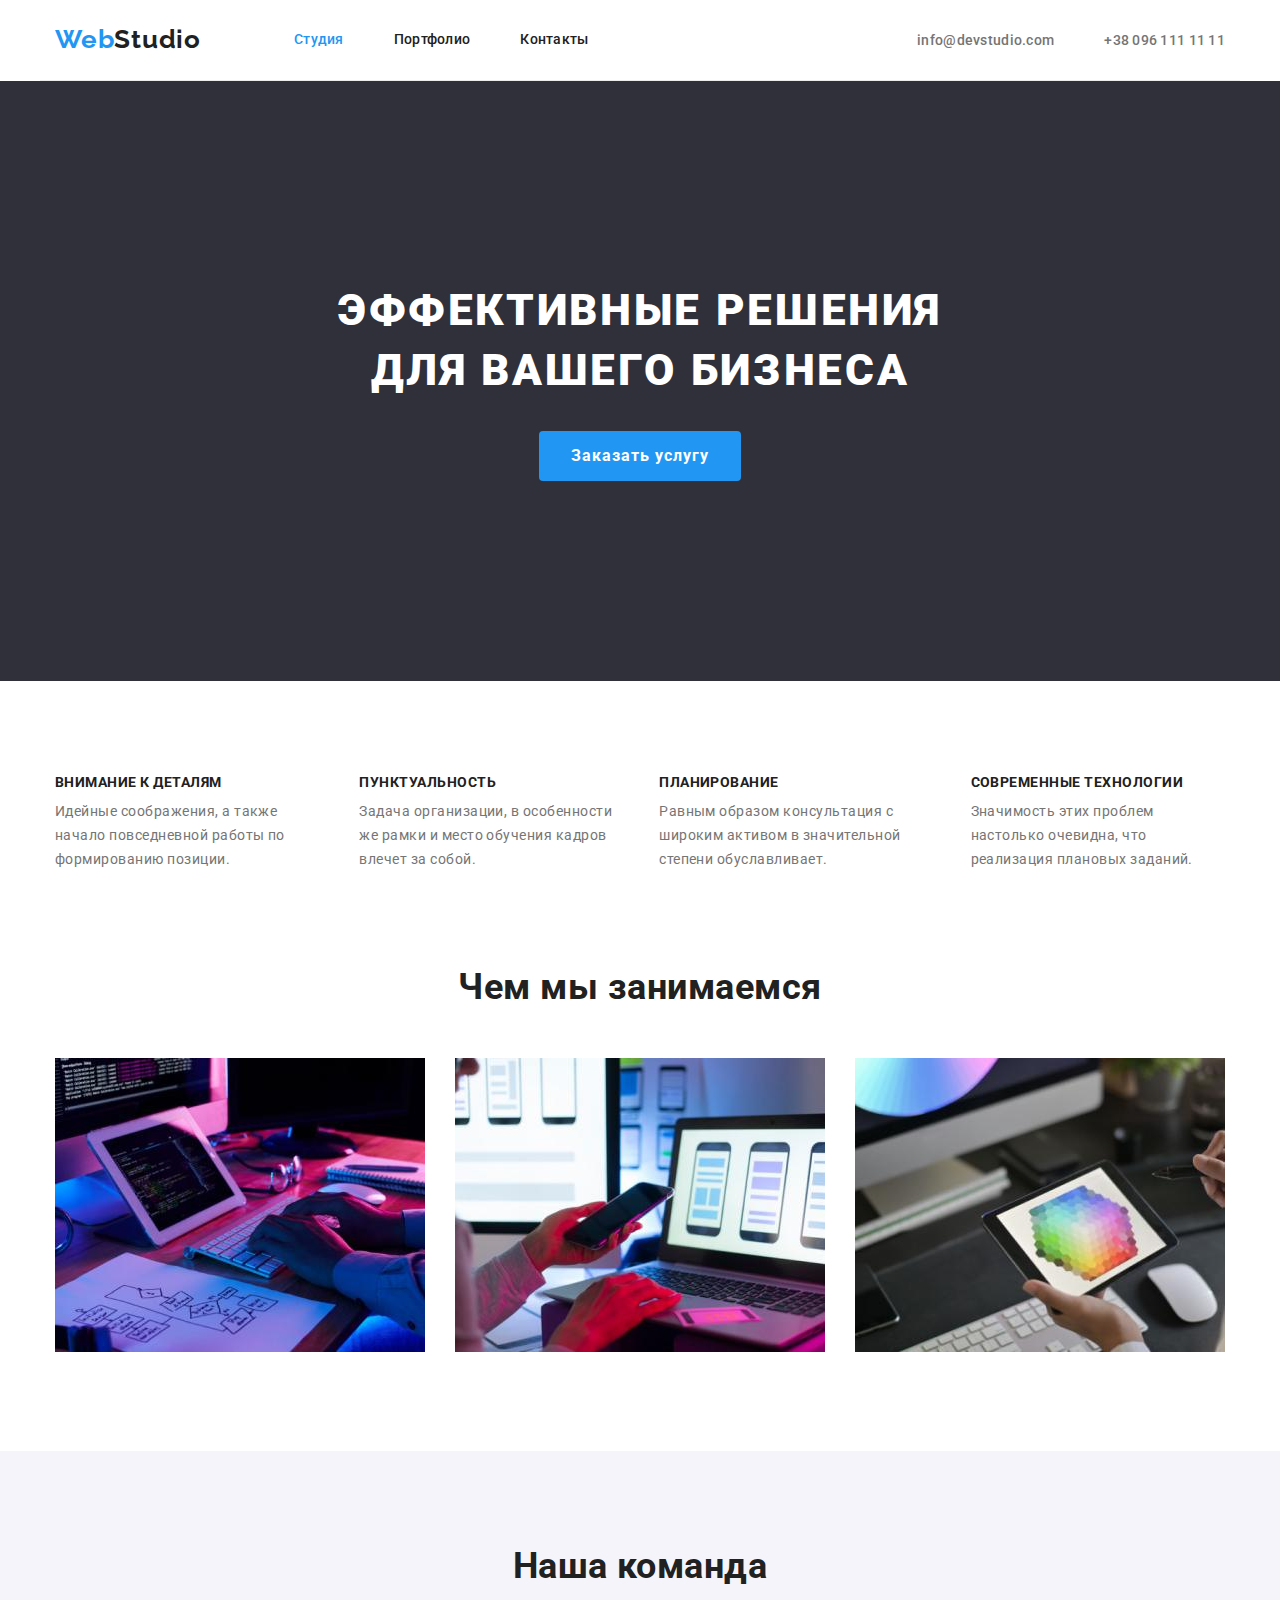
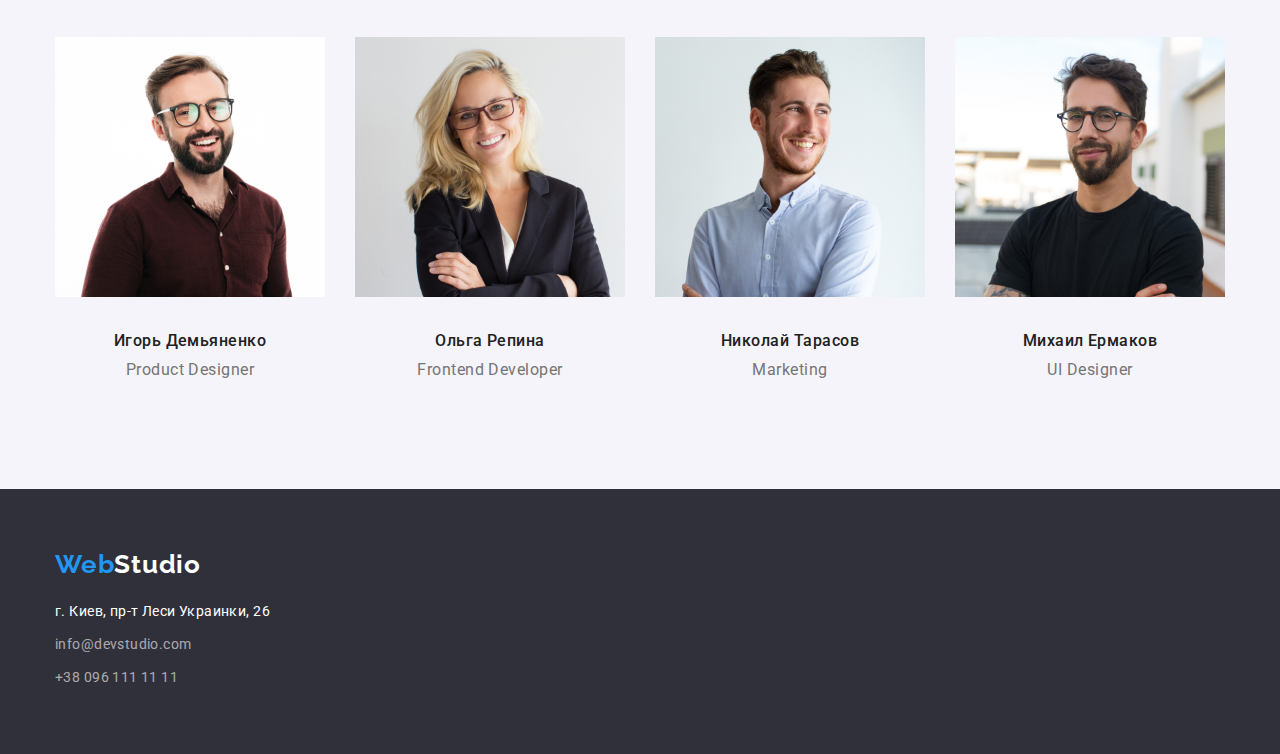
<file: index.html>
<!DOCTYPE html>
<html lang="ru">
<head>
    <meta charset="UTF-8">
    <meta http-equiv="X-UA-Compatible" content="IE=edge">
    <meta name="viewport" content="width=device-width, initial-scale=1.0">
    <title>"Эфективное решение для вашего бизнеса"</title>
    <link rel="preconnect" href="https://fonts.googleapis.com">
    <link rel="preconnect" href="https://fonts.gstatic.com" crossorigin>
<link rel="preconnect" href="https://fonts.googleapis.com">
<link rel="preconnect" href="https://fonts.gstatic.com" crossorigin>
<link href="https://fonts.googleapis.com/css2?family=Raleway:wght@700&family=Roboto:wght@400;500;700;900&display=swap" rel="stylesheet">    
<link rel="stylesheet" href="https://cdnjs.cloudflare.com/ajax/libs/modern-normalize/1.1.0/modern-normalize.min.css">
<link rel="stylesheet" href="./css/styles.css">
</head>
<body>
    <header class="hader">
        <div class="conteiner header">
            <a class="logo" href="index.html">Web<span class="logo studio">Studio</span></a>
            <nav class="navigation-nav">
                <ul class="navigation">
                    <li class="navigation-list"><a class="navigation-link current" href="index.html">Студия</a></li>
                    <li class="navigation-list"><a class="navigation-link" href="./portfolio.html">Портфолио</a></li>
                    <li class="navigation-list"><a class="navigation-link" href="index.html">Контакты</a></li>
                </ul>
            </nav>
            <ul class="contacts">
                <li class="cotacts-li"><a class="contacts-link" href="emailto:info@devstudio.com">info@devstudio.com </a></li>
                <li class="contacts-li"><a class="contacts-link" href="tel:+380961111111"> +38 096 111 11 11</a></li>
            </ul>
        </div>
    </header>
        
    <main>
       <section class="section main">
            <div class="conteiner">
                <h1 class="main-title">Эффективные решения для вашего бизнеса</h1>
                <button class="main-button" type="button">Заказать услугу</button>
            </div>
        </section>
        <section class="section">
            <div class="conteiner feature">
                <ul class="feature-ul">
                    <li class="feature-li">
                        <h3 class="feature-title">Внимание к деталям</h3>
                        <p class="text">Идейные соображения, а также начало повседневной работы по формированию позиции.</p>
                    </li>
                    <li class="feature-li">
                        <h3 class="feature-title">Пунктуальность</h3>
                        <p class="text">Задача организации, в особенности же рамки и место обучения кадров влечет за собой.</p>
                    </li>
                    <li class="feature-li">
                        <h3 class="feature-title">Планирование</h3>
                        <p class="text">Равным образом консультация с широким активом в значительной степени обуславливает.</p>
                    </li>
                    <li class="feature-li">
                        <h3 class="feature-title">Современные технологии</h3>
                        <p class="text">Значимость этих проблем настолько очевидна, что реализация плановых заданий.</p>
                    </li>
                </ul>
            </div>
        </section>
        <section class="section activities">
            <div class="conteiner activities">
                <h2 class="activities-title">Чем мы занимаемся</h2>
                <ul class="activities-list">
                    <li class="activities-img">
                        <img src="./image/business1.jpg" width="370" alt="клавиатура и схемы">
                    </li>
                    <li class="activities-img">
                        <img src="./image/business2.jpg" width="370" alt="разработка мобильного приложения">
                    </li>
                    <li class="activities-img">
                        <img src="./image/business3.jpg" width="370" alt="цвета в приложении">
                    </li>
                </ul>
            </div>
        </section>
        <section class="section team">
            <div class="conteiner">
                <h2 class="team-title">Наша команда</h2>
                <ul class="team-ul">
                    <li class="team-list">
                        <img src="./image/фото1.jpg" width="270" alt="фото Игоря">
                        <h3 class="name">Игорь Демьяненко</h3>
                        <p class="job">Product Designer</p>
                    </li>
                    <li class="team-list">
                        <img src="./image/фото2.jpg" width="270" alt="фото Ольги">
                        <h3 class="name">Ольга Репина</h3>
                        <p class="job">Frontend Developer</p>
                    </li>
                    <li class="team-list">
                        <img src="./image/фото3.jpg" width="270" alt="фото Николая">
                        <h3 class="name">Николай Тарасов</h3>
                        <p class="job">Marketing</p>
                    </li>
                    <li class="team-list">
                        <img src="./image/фото4.jpg" width="270" alt="фото Михаила">
                        <h3 class="name">Михаил Ермаков</h3>
                        <p class="job">UI Designer</p>
                    </li>
                </ul>
            </div>
        </section>
    </main>
    <footer class="footer">
       <div class="conteiner">
            <a class="logo white" href="index.html">Web<span class="footer-studio">Studio</span></a>
            <address class="adress-footer">
                <p class="adress">г. Киев, пр-т Леси Украинки, 26</p>
                <ul class="list">
                    <li><a class="contacts-footer" href="emailto:info@devstudio.com">info@devstudio.com </a></li>
                    <li><a class="contacts-footer tel" href="tel:+380961111111"> +38 096 111 11 11</a></li>
                </ul>
            </address>
       </div>
    </footer>
</body>
</html>
</file>
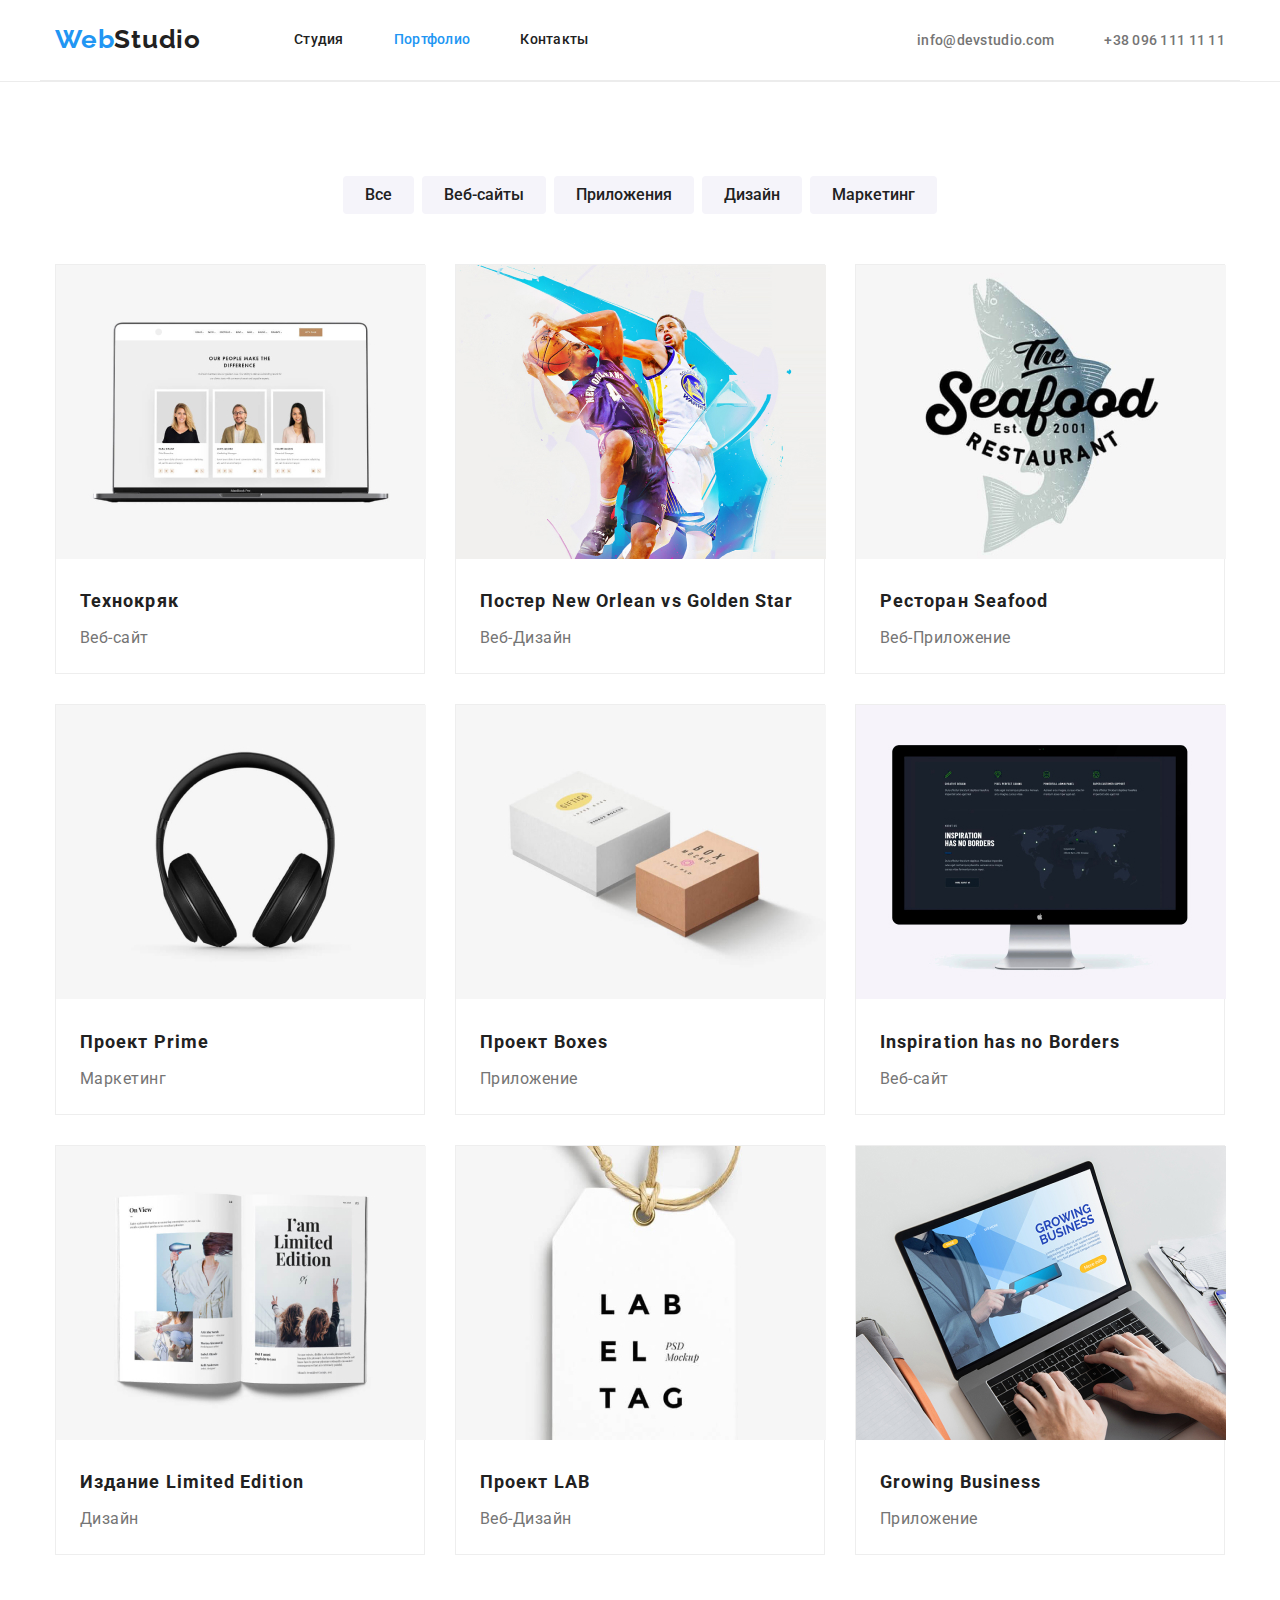
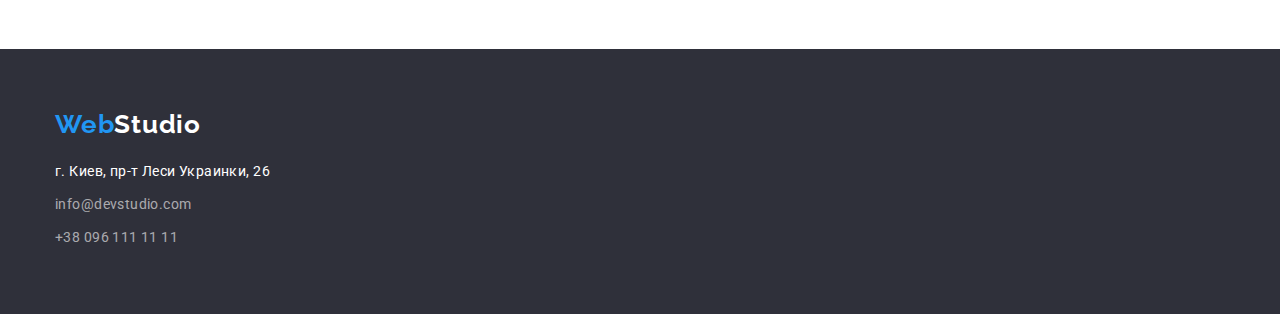
<file: portfolio.html>
<!DOCTYPE html>
<html lang="en">
<head>
    <meta charset="UTF-8">
    <meta http-equiv="X-UA-Compatible" content="IE=edge">
    <meta name="viewport" content="width=device-width, initial-scale=1.0">
    <title>portfolio</title>
    <link rel="preconnect" href="https://fonts.googleapis.com">
    <link rel="preconnect" href="https://fonts.gstatic.com" crossorigin>
<link rel="preconnect" href="https://fonts.googleapis.com">
<link rel="preconnect" href="https://fonts.gstatic.com" crossorigin>
<link href="https://fonts.googleapis.com/css2?family=Raleway:wght@700&family=Roboto:wght@400;500;700;900&display=swap" rel="stylesheet">    
<link rel="stylesheet" href="https://cdnjs.cloudflare.com/ajax/libs/modern-normalize/1.1.0/modern-normalize.min.css">
<link rel="stylesheet" href="./css/styles.css">
</head>
<body>
    <header class="header">
        <div class="conteiner header">
            <a class="logo" href="index.html">Web<span class="logo studio">Studio</span></a>
            <nav class="navigation-nav">
                <ul class="navigation">
                    <li class="navigation-list"><a class="navigation-link" href="index.html">Студия</a></li>
                    <li class="navigation-list"><a class="navigation-link current" href="./portfolio.html">Портфолио</a></li>
                    <li class="navigation-list"><a class="navigation-link" href="index.html">Контакты</a></li>
                </ul>
            </nav>
            <ul class="contacts">
                <li class="cotacts-li"><a class="contacts-link" href="emailto:info@devstudio.com">info@devstudio.com </a></li>
                <li class="contacts-li"><a class="contacts-link" href="tel:+380961111111"> +38 096 111 11 11</a></li>
            </ul>
        </div>
    </header>
    <main>
        <section class="section">
           <div class="conteiner portfolio">
                <ul class="filter">
                    <li class="filter-li"><button class="filter-button" type="button">Все</button></li>
                    <li class="filter-li"><button class="filter-button" type="button">Веб-сайты</button></li>
                    <li class="filter-li"><button class="filter-button" type="button">Приложения</button></li>
                    <li class="filter-li"><button class="filter-button" type="button">Дизайн</button></li>
                    <li class="filter-li"><button class="filter-button" type="button">Маркетинг</button></li>
                </ul>
                <ul class="portfolio-main">
                    <li class="portfolio-list">
                        <a href="">
                            <img src="./image/технокряк.jpg" alt="технокряк" width="370">
                            <div class="image-title">
                                <h2 class="portfolio-title">Технокряк</h2>
                                <p class="portfolio-text">Веб-сайт</p>
                            </div>
                        </a>
                        
                    </li>
                    <li class="portfolio-list">
                        <a href="">
                            <img src="./image/ПостерNewOrleanvsGoldenStar.jpg" alt="постер" width="370">
                            <div class="image-title">
                                <h2 class="portfolio-title">Постер New Orlean vs Golden Star</h2>
                                <p class="portfolio-text">Веб-Дизайн</p>
                            </div>
                        </a>
                    </li>
                    <li class="portfolio-list">
                        <a href="">
                            <img src="./image/РесторанSeafood.jpg" alt="Ресторан Seafood" width="370">
                            <div class="image-title">
                                <h2 class="portfolio-title">Ресторан Seafood</h2>
                                <p class="portfolio-text">Веб-Приложение</p>
                            </div>
                        </a>
                    </li>
                    <li class="portfolio-list">
                        <a href="">
                            <img src="./image/ПроектPrime.jpg" alt="Проект Prime" width="370">
                            <div class="image-title">
                                <h2 class="portfolio-title">Проект Prime</h2>
                                <p class="portfolio-text">Маркетинг</p>
                            </div>
                        </a>
                    </li>
                    <li class="portfolio-list">
                        <a href="">
                            <img src="./image/ПроектBoxes.jpg" alt="Проект Boxes" width="370">
                            <div class="image-title">
                                <h2 class="portfolio-title">Проект Boxes</h2>
                                <p class="portfolio-text">Приложение</p>
                            </div>
                        </a>
                    </li>
                    <li class="portfolio-list">
                        <a href="">
                            <img src="./image/InspirationhasnoBorders.jpg" alt="Inspiration has no Borders" width="370">
                            <div class="image-title">
                                <h2 class="portfolio-title">Inspiration has no Borders</h2>
                                <p class="portfolio-text">Веб-сайт</p>
                            </div>
                        </a>
                    </li>
                    <li class="portfolio-list">
                        <a href="">
                            <img src="./image/ИзданиеLimitedEdition.jpg" alt="Издание Limited Edition" width="370">
                            <div class="image-title">
                                <h2 class="portfolio-title">Издание Limited Edition</h2>
                                <p class="portfolio-text">Дизайн</p>
                            </div>
                        </a>
                    </li>
                    <li class="portfolio-list">
                        <a href="">
                            <img src="./image/ПроектLAB.jpg" alt="Проект LAB" width="370">
                            <div class="image-title">
                                <h2 class="portfolio-title">Проект LAB</h2>
                                <p class="portfolio-text">Веб-Дизайн</p>
                            </div>
                        </a>
                    </li>
                    <li class="portfolio-list">
                        <a href="">
                            <img src="./image/GrowingBusiness.jpg" alt="Growing Business" width="370">
                            <div class="image-title">
                            <h2 class="portfolio-title">Growing Business</h2>
                            <p class="portfolio-text">Приложение</p>
                            </div>
                        </a>
                    </li>
                </ul>
           </div>
        </section>

    </main>
    <footer class="footer">
        <div class="conteiner">
            <a class="logo white" href="index.html">Web<span class="footer-studio">Studio</span></a>
            <address class="adress-footer">
                <p class="adress">г. Киев, пр-т Леси Украинки, 26</p>
                <ul class="list">
                    <li><a class="contacts-footer" href="emailto:info@devstudio.com">info@devstudio.com </a></li>
                    <li><a class="contacts-footer tel" href="tel:+380961111111"> +38 096 111 11 11</a></li>
                </ul>
            </address>
        </div>
    </footer>
</body>
</html>
</file>
<file: css/styles.css>
:root {
    --primary-text-color: #757575;
    --title-text-color: #212121;
    --accent-color: #2196F3;
}
a:-webkit-any-link {
    cursor: default;
    text-decoration: none;
}

body {
    color:var(--primary-text-color);
    background-color: #ffffff;
    font-family: roboto, sans-serif;
    letter-spacing: 0.03em;
}
ul {
    padding-inline-start: 0;
    margin-block-start: 0;
    margin-block-end: 0;
    list-style: none;
}
p {
    display: none;
    margin-block-start: 1em;
    margin-block-end: 1em;
    margin-inline-start: 0px;
    margin-inline-end: 0px;
}


.conteiner {
    width: 1200px;
    margin-left: auto;
    margin-right: auto;
    padding-left: 15px;
    padding-right: 15px;
    

}


.section {
    padding-top: 94px;
    padding-bottom: 94px;
}

/* секция хедер */

.logo {
    padding-right: auto;
    padding-top: 24px;
    padding-bottom: 25px;
    font-family: 'Raleway';
    font-style: normal;
    font-weight: 700;
    font-size: 26px;
    line-height: 1.19;
    letter-spacing: 0.03em;
    color: #2196F3; 
    
}
.studio {
    color: var(--title-text-color);
    margin-left: 0;
    padding-left: 0;
}

.header {
    display: flex;
    align-items: center;
    margin-bottom: 0;
    border-bottom: 0.5px solid #ECECEC;
}

.navigation {
    display: flex;
    padding-left: 93px;
    margin-bottom: 0;
    margin-top: 0;
}


.navigation-link {
    padding-top: 32px;
    padding-bottom: 32px;
    display: block;
    color: var(--title-text-color);
    font-family: 'Roboto';
    font-style: normal;
    font-weight: 500;
    font-size: 14px;
    line-height: 1.14;
    letter-spacing: 0.02em;
    
}
.navigation-list + .navigation-list {
    margin-left: 50px;
}

.contacts {
    display: flex;
    margin-left: auto;
    margin-bottom: 0;
    padding-left: 0;
    margin-top: 0;
    
}
.contacts-li {
    margin-left: 50px;
    
}
.navigation :hover, 
.navigation :focus {
    color: var(--accent-color);
}

.contacts-link {
    min-width: 122px;
    padding-top: 32px;
    padding-bottom: 32px;
    color: var(--primary-text-color);
    font-family: 'Roboto';
    font-weight: 500;
    font-size: 14px;
    line-height: 1.14;
    letter-spacing: 0.02em;
    
}

.current,
.contacts :hover,
.contacts :focus {
    color: var(--accent-color);
}
/* главная секция */
.main {
background-color: #2F303A;
text-align: center;
padding-top: 200px;
padding-bottom: 200px;

}
.main-title {
    margin-top: 0;
    margin-left: auto;
    margin-right: auto;
    margin-bottom: 30px;
    
    
    color: #FFFFFF;
    font-weight: 900;
    font-size: 44px;
    line-height: 1.36;
    letter-spacing: 0.06em;
    text-transform: uppercase;
    width: 696px;
    
    
    
}
.main-button {
    display: inline-block;
    cursor: pointer;
    padding: 10px 32px;
    
    min-width: 136px;
    color: #FFFFFF;
    background-color: #2196F3;
    font-weight: 700;
    font-size: 16px;
    line-height: 1.87;
    text-align: center;
    letter-spacing: 0.06em;
    border: 0;
    border-radius: 4px;
       
}

/* наши преимущества */

.feature-ul {
    display: flex;
    align-items: center;
    margin-bottom: 0;
    margin-top: 0;
    padding-left: 0;

}
.feature-li + .feature-li {
    margin-left: 30px;
}
.feature-title {
    color: var(--title-text-color);
    font-weight: 700;
    font-size: 14px;
    line-height: 1.14;
    text-transform: uppercase;
    margin-top: 0;
    margin-bottom: 10px;
    
}
.text {
    margin-top: 0;
    margin-bottom: 0;
    font-weight: 400;
    font-size: 14px;
    line-height: 1.71;
    display: block;
}

/* чем мы занимаемся */

.activities {
    margin-bottom: 0;
    padding-top: 0;
}
.activities-title {
    margin-bottom: 50px;
    margin-top: 0;
    text-align: center;

    color: var(--title-text-color);
    font-weight: 700;
    font-size: 36px;
    line-height: 42px;
        
}
.activities-list {
    display: flex;
    align-items: center;
    margin-bottom: 0;
    padding-left: 0;
    margin-top: 0;
}

.activities-img+.activities-img {
    padding-left: 30px;
}
/* наша команда */
.team {
    margin-top: 0;
    background: #F5F4FA;
}
.team-title {
    margin-top: 0;
    margin-bottom: 50px;
    color: var(--title-text-color);
    font-weight: 700;
    font-size: 36px;
    line-height: 1.17;
    text-align: center;
    
}
.team-ul {
    display: flex;
    align-items: center;
    margin: 0;
    padding-left: 0;
}
.team-list + .team-list {
    padding-left: 30px;
}
.name {
    color: var(--title-text-color);
    font-weight: 500;
    font-size: 16px;
    line-height: 1.19;
    text-align: center;
    margin-bottom: 10px;
    margin-top: 30px;
}
.job {
    font-weight: 400;
    font-size: 16px;
    line-height: 1.19;
    text-align: center;
    margin-top: 0;
    display: block;
}
/* футер */
.footer {
    background-color: #2F303A;
    margin-right: auto;
    color: var(--primary-text-color);
    padding-top: 60px;
    padding-bottom: 60px;
}

.footer-studio {
    font-weight: 700;
    font-size: 26px;
    line-height: 1.19;
    letter-spacing: 0.03em;
    color: #FFFFFF
}
.adress-foter {
    padding-bottom: 60px;
}

.white {
    display: block;
    margin-bottom: 20px;
    padding: 0;
}
.adress {
    margin-top: 0;
    margin-bottom: 9px;
    color: #ffffff;
    font-family: 'Roboto';
    font-style: normal;
    font-weight: 400;
    font-size: 14px;
    line-height: 1.71;
    letter-spacing: 0.03em;
    display: block;
    
}
.contacts-footer {
    display: block;
    margin-bottom: 9px;
    color: rgba(255, 255, 255, 0.6);
    text-decoration: none;
    cursor: default;
    font-family: 'Roboto';
    font-style: normal;
    font-weight: 400;
    font-size: 14px;
    line-height: 1.71;
    letter-spacing: 0.03em;
}
.tel {
    margin-bottom: 0;
}
.list {
    margin-top: 0;
    margin-bottom: 4px;
    padding-left: 0;
    
}



.list :hover, 
.list :focus {
color: var(--accent-color);
}


/* css для портфолио */



.filter {
    display: flex;
    margin-top: 0;
    margin-bottom: 50px;
    width: 594px;
    margin-left: auto;
    margin-right: auto;
}

.filter-li {
    display: flex;
    margin-top: 0;
    
    
}

.filter-button {
    border-radius: 4px;
    cursor: pointer;
    background: #F5F4FA;
    color: var(--title-text-color);
    font-weight: 500;
    font-size: 16px;
    line-height: 1.63;
    text-align: center;
    padding: 6px 22px;
    margin-right: 0;
    min-width: 16px;
    border: 0;
}

.filter-li+.filter-li {
    margin-left: 8px;
}

.filter :hover,
.filter :focus {
    background: var(--accent-color);
    color: #FFFFFF;
}

.portfolio-main {
    display: flex;
    flex-wrap: wrap;
    margin-bottom: 0;
    margin-top: 0;
    padding-left: 0;
   
}

.portfolio-main :nth-child(n+7) {
    margin-bottom: 0px;
}
.portfolio-main :nth-child(3n) {
    margin-right: 0;
}

.portfolio-list {
    box-sizing: border-box;
    width: 370px;
    background: #FFFFFF;
    border: 1px solid #EEEEEE;
    margin-bottom: 30px;
    margin-right: 30px;
}

.image-title {
    margin-left: 24px;
    margin-right: 24px;
    margin-top: 20px;
    margin-bottom: 20px;
    width: 322px;
    display: inline-block;
}

.portfolio-title {
    width: 322px;
    color: var(--title-text-color);
    font-weight: 700;
    font-size: 18px;
    line-height: 2;
    letter-spacing: 0.06em;
    cursor: default;
    text-decoration: none;
    margin-top: 0;
    margin-bottom: 4px;
    
    
    
}
.portfolio-text {
    width: 322px;
    color: var(--primary-text-color);
    font-weight: 400;
    font-size: 16px;
    line-height: 1.87;
    margin-top: 0;
    margin-bottom: 0;
    display: block;
    
    
    

}
</file>
